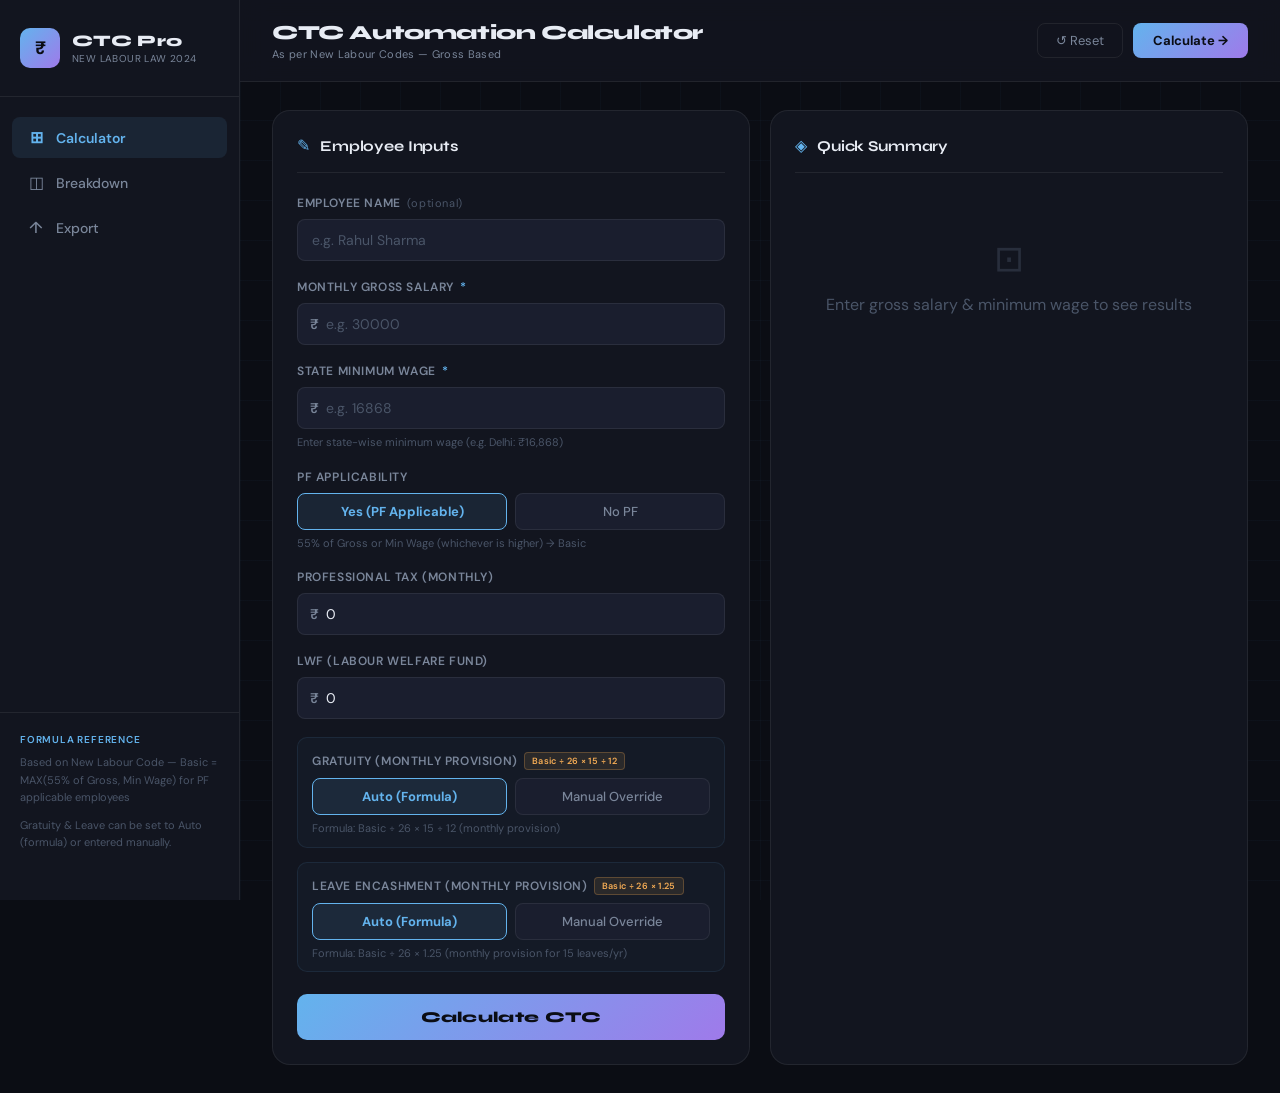
<file: ctc-calculator.html>
<!DOCTYPE html>
<html lang="en">
<head>
<meta charset="UTF-8">
<meta name="viewport" content="width=device-width, initial-scale=1.0">
<title>CTC Calculator | New Labour Law</title>
<link rel="preconnect" href="https://fonts.googleapis.com">
<link rel="preconnect" href="https://fonts.gstatic.com" crossorigin>
<link href="https://fonts.googleapis.com/css2?family=Syne:wght@400;600;700;800&family=DM+Sans:ital,opsz,wght@0,9..40,300;0,9..40,400;0,9..40,500;1,9..40,300&display=swap" rel="stylesheet">
<link rel="stylesheet" href="ctc-style.css">
</head>
<body>
<div class="bg-grid"></div>

<div class="app-shell">

  <!-- SIDEBAR -->
  <aside class="sidebar">
    <div class="sidebar-brand">
      <div class="brand-icon">₹</div>
      <div>
        <div class="brand-name">CTC Pro</div>
        <div class="brand-sub">New Labour Law 2024</div>
      </div>
    </div>

    <nav class="sidebar-nav">
      <button class="nav-item active" data-tab="calculator">
        <span class="nav-icon">⊞</span> Calculator
      </button>
      <button class="nav-item" data-tab="breakdown">
        <span class="nav-icon">◫</span> Breakdown
      </button>
      <button class="nav-item" data-tab="export">
        <span class="nav-icon">↑</span> Export
      </button>
    </nav>

    <div class="sidebar-info">
      <div class="info-badge">Formula Reference</div>
      <p>Based on New Labour Code — Basic = MAX(55% of Gross, Min Wage) for PF applicable employees</p>
      <p style="margin-top:10px;">Gratuity &amp; Leave can be set to Auto (formula) or entered manually.</p>
    </div>
  </aside>

  <!-- MAIN CONTENT -->
  <main class="main-content">

    <!-- HEADER BAR -->
    <header class="topbar">
      <div class="topbar-title">
        <h1>CTC Automation Calculator</h1>
        <span class="topbar-tag">As per New Labour Codes — Gross Based</span>
      </div>
      <div class="topbar-actions">
        <button class="btn-reset" onclick="resetAll()">↺ Reset</button>
        <button class="btn-calc" onclick="calculate()">Calculate →</button>
      </div>
    </header>

    <!-- TAB: CALCULATOR -->
    <div class="tab-panel active" id="tab-calculator">

      <div class="input-grid">

        <!-- LEFT: INPUTS -->
        <section class="card input-card">
          <div class="card-header">
            <span class="card-icon">✎</span>
            <h2>Employee Inputs</h2>
          </div>

          <div class="field-group">
            <label>Employee Name <span class="opt">(optional)</span></label>
            <input type="text" id="empName" placeholder="e.g. Rahul Sharma" />
          </div>

          <div class="field-group">
            <label>Monthly Gross Salary <span class="req">*</span></label>
            <div class="input-prefix">
              <span>₹</span>
              <input type="number" id="grossSalary" placeholder="e.g. 30000" min="0" oninput="liveCalc()" />
            </div>
          </div>

          <div class="field-group">
            <label>State Minimum Wage <span class="req">*</span></label>
            <div class="input-prefix">
              <span>₹</span>
              <input type="number" id="minWage" placeholder="e.g. 16868" min="0" oninput="liveCalc()" />
            </div>
            <div class="field-hint">Enter state-wise minimum wage (e.g. Delhi: ₹16,868)</div>
          </div>

          <div class="field-group">
            <label>PF Applicability</label>
            <div class="toggle-group">
              <button class="toggle-btn active" id="pfYes" onclick="setPF('Y')">Yes (PF Applicable)</button>
              <button class="toggle-btn" id="pfNo" onclick="setPF('N')">No PF</button>
            </div>
            <div class="field-hint" id="pfHint">55% of Gross or Min Wage (whichever is higher) → Basic</div>
          </div>

          <div class="field-group">
            <label>Professional Tax (Monthly)</label>
            <div class="input-prefix">
              <span>₹</span>
              <input type="number" id="ptAmount" placeholder="e.g. 200" min="0" value="0" oninput="liveCalc()" />
            </div>
          </div>

          <div class="field-group">
            <label>LWF (Labour Welfare Fund)</label>
            <div class="input-prefix">
              <span>₹</span>
              <input type="number" id="lwfAmount" placeholder="e.g. 0" min="0" value="0" oninput="liveCalc()" />
            </div>
          </div>

          <!-- ─── GRATUITY FIELD ─── -->
          <div class="field-group special-field">
            <label>
              Gratuity (Monthly Provision)
              <span class="formula-badge">Basic ÷ 26 × 15 ÷ 12</span>
            </label>
            <div class="toggle-group">
              <button class="toggle-btn active" id="gratuityAuto" onclick="setGratuityMode('auto')">Auto (Formula)</button>
              <button class="toggle-btn" id="gratuityManual" onclick="setGratuityMode('manual')">Manual Override</button>
            </div>
            <div id="gratuityManualWrapper" class="hidden" style="margin-top:8px;">
              <div class="input-prefix">
                <span>₹</span>
                <input type="number" id="gratuityCustom" placeholder="e.g. 500" min="0" oninput="liveCalc()" />
              </div>
            </div>
            <div class="field-hint" id="gratuityHint">Formula: Basic ÷ 26 × 15 ÷ 12 (monthly provision)</div>
          </div>

          <!-- ─── LEAVE COMPONENT FIELD ─── -->
          <div class="field-group special-field">
            <label>
              Leave Encashment (Monthly Provision)
              <span class="formula-badge">Basic ÷ 26 × 1.25</span>
            </label>
            <div class="toggle-group">
              <button class="toggle-btn active" id="leaveAuto" onclick="setLeaveMode('auto')">Auto (Formula)</button>
              <button class="toggle-btn" id="leaveManual" onclick="setLeaveMode('manual')">Manual Override</button>
            </div>
            <div id="leaveManualWrapper" class="hidden" style="margin-top:8px;">
              <div class="input-prefix">
                <span>₹</span>
                <input type="number" id="leaveCustom" placeholder="e.g. 200" min="0" oninput="liveCalc()" />
              </div>
            </div>
            <div class="field-hint" id="leaveHint">Formula: Basic ÷ 26 × 1.25 (monthly provision for 15 leaves/yr)</div>
          </div>

          <button class="btn-calc-main" onclick="calculate()">
            Calculate CTC
          </button>
        </section>

        <!-- RIGHT: QUICK RESULTS -->
        <section class="card result-summary-card" id="resultSummary">
          <div class="card-header">
            <span class="card-icon">◈</span>
            <h2>Quick Summary</h2>
          </div>

          <div class="summary-empty" id="summaryEmpty">
            <div class="empty-icon">⊡</div>
            <p>Enter gross salary &amp; minimum wage to see results</p>
          </div>

          <div class="summary-results hidden" id="summaryResults">
            

            <div class="result-hero">
              <div class="hero-label">Final CTC (Annual)</div>
              <div class="hero-value" id="annualCTC">—</div>
            </div>

            <div class="result-hero secondary">
              <div class="hero-label">Final CTC (Monthly)</div>
              <div class="hero-value" id="monthlyCTC">—</div>
            </div>

            <!-- ADD THIS INSIDE #summaryResults, AFTER hero-value blocks -->
<div class="result-hero initial-ctc-card">
  <div class="hero-label">Initial CTC (Monthly)</div>
  <div class="hero-value" id="r_initialCTC">—</div>
</div>

            <div class="mini-grid">
              <div class="mini-item">
                <span class="mini-label">Basic</span>
                <span class="mini-val" id="r_basic">—</span>
              </div>
              <div class="mini-item">
                <span class="mini-label">HRA</span>
                <span class="mini-val" id="r_hra">—</span>
              </div>
              <div class="mini-item">
                <span class="mini-label">Conveyance</span>
                <span class="mini-val" id="r_conv">—</span>
              </div>
              <div class="mini-item">
                <span class="mini-label">Gross</span>
                <span class="mini-val" id="r_gross">—</span>
              </div>
              <div class="mini-item">
                <span class="mini-label">Cash in Hand</span>
                <span class="mini-val accent" id="r_cash">—</span>
              </div>
              <div class="mini-item">
                <span class="mini-label">Bonus</span>
                <span class="mini-val" id="r_bonus">—</span>
              </div>
            </div>
          </div>
        </section>
      </div>

    </div>

    <!-- TAB: BREAKDOWN -->
    <div class="tab-panel" id="tab-breakdown">
      <div class="breakdown-empty" id="breakdownEmpty">
        <div class="empty-icon large">⊞</div>
        <p>Please calculate first from the Calculator tab</p>
        <button class="btn-go" onclick="switchTab('calculator')">Go to Calculator</button>
      </div>

      <div class="breakdown-content hidden" id="breakdownContent">

        <div class="breakdown-grid">

          <!-- SALARY STRUCTURE -->
          <div class="card breakdown-card">
            <div class="card-header">
              <span class="card-icon">₹</span>
              <h2>Salary Structure (Monthly)</h2>
            </div>
            <table class="breakdown-table">
              <thead>
                <tr><th>Component</th><th>Amount</th><th>% of Gross</th></tr>
              </thead>
              <tbody id="salaryTable"></tbody>
              <tfoot>
                <tr class="total-row">
                  <td>Total Gross</td>
                  <td id="tfoot_gross">—</td>
                  <td>100%</td>
                </tr>
              </tfoot>
            </table>
          </div>

          <!-- EMPLOYER CONTRIBUTIONS -->
          <div class="card breakdown-card">
            <div class="card-header">
              <span class="card-icon">⊕</span>
              <h2>Employer Contributions</h2>
            </div>
            <table class="breakdown-table">
              <thead>
                <tr><th>Component</th><th>Rate</th><th>Amount</th></tr>
              </thead>
              <tbody id="employerTable"></tbody>
              <tfoot>
                <tr class="total-row">
                  <td colspan="2">Initial CTC</td>
                  <td id="tfoot_initialCTC">—</td>
                </tr>
              </tfoot>
            </table>
          </div>

          <!-- EMPLOYEE DEDUCTIONS -->
          <div class="card breakdown-card">
            <div class="card-header">
              <span class="card-icon">⊖</span>
              <h2>Employee Deductions</h2>
            </div>
            <table class="breakdown-table">
              <thead>
                <tr><th>Deduction</th><th>Rate</th><th>Amount</th></tr>
              </thead>
              <tbody id="deductionTable"></tbody>
              <tfoot>
                <tr class="total-row">
                  <td colspan="2">Cash in Hand</td>
                  <td id="tfoot_cash">—</td>
                </tr>
              </tfoot>
            </table>
          </div>

          <!-- FINAL COST CARD -->
          <div class="card breakdown-card final-card">
            <div class="card-header">
              <span class="card-icon">★</span>
              <h2>Final Cost to Company</h2>
            </div>
            <div class="final-items" id="finalItems"></div>
          </div>

        </div>
      </div>
    </div>

    <!-- TAB: EXPORT -->
    <div class="tab-panel" id="tab-export">
      <div class="export-wrapper">
        <div class="card export-card">
          <div class="card-header">
            <span class="card-icon">↑</span>
            <h2>Export Options</h2>
          </div>
          <div class="export-options">
            <button class="export-btn" onclick="exportPDF()">
              <span class="export-icon">📄</span>
              <span class="export-label">Download PDF</span>
              <span class="export-sub">Full CTC Breakdown</span>
            </button>
            <button class="export-btn" onclick="exportCSV()">
              <span class="export-icon">📊</span>
              <span class="export-label">Download CSV</span>
              <span class="export-sub">Spreadsheet Format</span>
            </button>
            <button class="export-btn" onclick="copyToClipboard()">
              <span class="export-icon">⎘</span>
              <span class="export-label">Copy to Clipboard</span>
              <span class="export-sub">Tab-separated values</span>
            </button>
          </div>

          <div class="preview-area" id="exportPreview">
            <div class="preview-empty">Calculate first to see export preview</div>
          </div>
        </div>
      </div>
    </div>

  </main>
</div>

<!-- TOAST -->
<div class="toast" id="toast"></div>

<script src="ctc-script.js"></script>
</body>
</html>
</file>
<file: ctc-style.css>
/* ========================================
   CTC CALCULATOR — PROFESSIONAL STYLESHEET
   New Labour Law 2024 | Gross-Based Formula
   ======================================== */

:root {
  --bg: #0b0d14;
  --surface: #12151f;
  --surface2: #1a1e2e;
  --border: rgba(255,255,255,0.07);
  --border-glow: rgba(99,179,237,0.3);
  --accent: #63b3ed;
  --accent2: #9f7aea;
  --accent3: #68d391;
  --accent4: #f6ad55;
  --danger: #fc8181;
  --text: #e8ecf4;
  --text-dim: #7a869a;
  --text-muted: #4a5568;
  --sidebar-w: 240px;
  --radius: 12px;
  --radius-lg: 18px;
  --shadow: 0 4px 24px rgba(0,0,0,0.4);
}

*, *::before, *::after { box-sizing: border-box; margin: 0; padding: 0; }

body {
  font-family: 'DM Sans', sans-serif;
  background: var(--bg);
  color: var(--text);
  min-height: 100vh;
  overflow-x: hidden;
}

/* Background grid */
.bg-grid {
  position: fixed;
  inset: 0;
  background-image:
    linear-gradient(rgba(99,179,237,0.03) 1px, transparent 1px),
    linear-gradient(90deg, rgba(99,179,237,0.03) 1px, transparent 1px);
  background-size: 40px 40px;
  pointer-events: none;
  z-index: 0;
}

/* App Shell */
.app-shell {
  position: relative;
  z-index: 1;
  display: flex;
  min-height: 100vh;
}

/* =================== SIDEBAR =================== */
.sidebar {
  width: var(--sidebar-w);
  background: var(--surface);
  border-right: 1px solid var(--border);
  display: flex;
  flex-direction: column;
  padding: 28px 0;
  position: fixed;
  left: 0; top: 0; bottom: 0;
  z-index: 100;
}

.sidebar-brand {
  display: flex;
  align-items: center;
  gap: 12px;
  padding: 0 20px 28px;
  border-bottom: 1px solid var(--border);
  margin-bottom: 20px;
}

.brand-icon {
  width: 40px; height: 40px;
  background: linear-gradient(135deg, var(--accent), var(--accent2));
  border-radius: 10px;
  display: flex; align-items: center; justify-content: center;
  font-size: 18px; font-weight: 800;
  color: #0b0d14;
  flex-shrink: 0;
}

.brand-name {
  font-family: 'Syne', sans-serif;
  font-weight: 800;
  font-size: 16px;
  letter-spacing: 0.02em;
}

.brand-sub {
  font-size: 10px;
  color: var(--text-dim);
  margin-top: 2px;
  letter-spacing: 0.04em;
  text-transform: uppercase;
}

.sidebar-nav {
  display: flex;
  flex-direction: column;
  gap: 4px;
  padding: 0 12px;
}

.nav-item {
  display: flex;
  align-items: center;
  gap: 10px;
  padding: 10px 14px;
  border-radius: 8px;
  border: none;
  background: transparent;
  color: var(--text-dim);
  font-family: 'DM Sans', sans-serif;
  font-size: 14px;
  font-weight: 500;
  cursor: pointer;
  transition: all 0.2s;
  text-align: left;
  width: 100%;
}

.nav-item:hover { background: var(--surface2); color: var(--text); }
.nav-item.active {
  background: rgba(99,179,237,0.1);
  color: var(--accent);
  font-weight: 600;
}

.nav-icon { font-size: 16px; width: 20px; text-align: center; }

.sidebar-info {
  margin-top: auto;
  padding: 20px;
  border-top: 1px solid var(--border);
}

.info-badge {
  font-size: 10px;
  font-weight: 600;
  letter-spacing: 0.08em;
  text-transform: uppercase;
  color: var(--accent);
  margin-bottom: 8px;
}

.sidebar-info p {
  font-size: 11px;
  color: var(--text-muted);
  line-height: 1.6;
}

/* =================== MAIN CONTENT =================== */
.main-content {
  margin-left: var(--sidebar-w);
  flex: 1;
  display: flex;
  flex-direction: column;
  min-height: 100vh;
}

/* TOPBAR */
.topbar {
  padding: 20px 32px;
  border-bottom: 1px solid var(--border);
  background: rgba(18,21,31,0.9);
  backdrop-filter: blur(12px);
  position: sticky;
  top: 0; z-index: 50;
  display: flex;
  align-items: center;
  justify-content: space-between;
}

.topbar-title h1 {
  font-family: 'Syne', sans-serif;
  font-weight: 800;
  font-size: 20px;
  letter-spacing: -0.02em;
}

.topbar-tag {
  font-size: 11px;
  color: var(--text-dim);
  margin-top: 2px;
  display: block;
  letter-spacing: 0.03em;
}

.topbar-actions {
  display: flex;
  gap: 10px;
}

.btn-reset {
  padding: 8px 18px;
  border: 1px solid var(--border);
  background: transparent;
  color: var(--text-dim);
  border-radius: 8px;
  font-family: 'DM Sans', sans-serif;
  font-size: 13px;
  cursor: pointer;
  transition: all 0.2s;
}
.btn-reset:hover { border-color: var(--accent); color: var(--accent); }

.btn-calc {
  padding: 8px 20px;
  border: none;
  background: linear-gradient(135deg, var(--accent), var(--accent2));
  color: #0b0d14;
  border-radius: 8px;
  font-family: 'DM Sans', sans-serif;
  font-size: 13px;
  font-weight: 700;
  cursor: pointer;
  transition: all 0.2s;
}
.btn-calc:hover { opacity: 0.85; transform: translateY(-1px); }

/* =================== TAB PANELS =================== */
.tab-panel { display: none; padding: 28px 32px; }
.tab-panel.active { display: block; }

/* =================== CARDS =================== */
.card {
  background: var(--surface);
  border: 1px solid var(--border);
  border-radius: var(--radius-lg);
  padding: 24px;
  transition: border-color 0.2s;
}

.card:hover { border-color: rgba(99,179,237,0.15); }

.card-header {
  display: flex;
  align-items: center;
  gap: 10px;
  margin-bottom: 22px;
  padding-bottom: 16px;
  border-bottom: 1px solid var(--border);
}

.card-icon {
  font-size: 16px;
  color: var(--accent);
}

.card-header h2 {
  font-family: 'Syne', sans-serif;
  font-size: 15px;
  font-weight: 700;
  letter-spacing: -0.01em;
}

/* =================== INPUT GRID =================== */
.input-grid {
  display: grid;
  grid-template-columns: 1fr 1fr;
  gap: 20px;
}

@media (max-width: 960px) {
  .input-grid { grid-template-columns: 1fr; }
  .sidebar { display: none; }
  .main-content { margin-left: 0; }
}

/* =================== FORM FIELDS =================== */
.field-group {
  margin-bottom: 18px;
}

.field-group label {
  display: flex;
  align-items: center;
  gap: 6px;
  flex-wrap: wrap;
  font-size: 12px;
  font-weight: 600;
  letter-spacing: 0.05em;
  text-transform: uppercase;
  color: var(--text-dim);
  margin-bottom: 8px;
}

.req { color: var(--accent); }
.opt { color: var(--text-muted); font-weight: 400; text-transform: none; font-size: 11px; }

/* ── Formula Badge (shown next to Gratuity / Leave labels) ── */
.formula-badge {
  display: inline-flex;
  align-items: center;
  font-size: 9px;
  font-weight: 600;
  letter-spacing: 0.04em;
  text-transform: none;
  color: var(--accent4);
  background: rgba(246,173,85,0.1);
  border: 1px solid rgba(246,173,85,0.25);
  border-radius: 4px;
  padding: 2px 7px;
  white-space: nowrap;
}

/* ── Special field highlight for Gratuity / Leave ── */
.special-field {
  background: rgba(99,179,237,0.03);
  border: 1px solid rgba(99,179,237,0.1);
  border-radius: 10px;
  padding: 14px 14px 10px;
  margin-bottom: 14px;
  transition: border-color 0.2s;
}

.special-field:hover {
  border-color: rgba(99,179,237,0.2);
}

.field-hint {
  font-size: 11px;
  color: var(--text-muted);
  margin-top: 5px;
  line-height: 1.5;
}

input[type="text"],
input[type="number"] {
  width: 100%;
  padding: 11px 14px;
  background: var(--surface2);
  border: 1px solid var(--border);
  border-radius: 8px;
  color: var(--text);
  font-family: 'DM Sans', sans-serif;
  font-size: 14px;
  transition: border-color 0.2s, box-shadow 0.2s;
  outline: none;
}

input:focus {
  border-color: var(--accent);
  box-shadow: 0 0 0 3px rgba(99,179,237,0.1);
}

input::placeholder { color: var(--text-muted); }

.input-prefix {
  position: relative;
}

.input-prefix span {
  position: absolute;
  left: 13px; top: 50%;
  transform: translateY(-50%);
  color: var(--text-dim);
  font-size: 14px;
  font-weight: 600;
  pointer-events: none;
}

.input-prefix input { padding-left: 28px; }

/* PF Toggle & Generic Toggle */
.toggle-group {
  display: flex;
  gap: 8px;
}

.toggle-btn {
  flex: 1;
  padding: 9px 12px;
  border: 1px solid var(--border);
  border-radius: 8px;
  background: var(--surface2);
  color: var(--text-dim);
  font-family: 'DM Sans', sans-serif;
  font-size: 13px;
  font-weight: 500;
  cursor: pointer;
  transition: all 0.2s;
}

.toggle-btn.active {
  border-color: var(--accent);
  background: rgba(99,179,237,0.1);
  color: var(--accent);
  font-weight: 700;
}

.toggle-btn:hover:not(.active) { border-color: var(--border-glow); color: var(--text); }

/* Manual override input — slide in animation */
#gratuityManualWrapper,
#leaveManualWrapper {
  overflow: hidden;
  transition: all 0.2s ease;
}

#gratuityManualWrapper:not(.hidden),
#leaveManualWrapper:not(.hidden) {
  animation: slideDown 0.2s ease;
}

@keyframes slideDown {
  from { opacity: 0; transform: translateY(-4px); }
  to   { opacity: 1; transform: translateY(0); }
}

/* MAIN CTA */
.btn-calc-main {
  width: 100%;
  padding: 14px;
  margin-top: 8px;
  border: none;
  background: linear-gradient(135deg, var(--accent), var(--accent2));
  color: #0b0d14;
  border-radius: 10px;
  font-family: 'Syne', sans-serif;
  font-size: 15px;
  font-weight: 800;
  letter-spacing: 0.02em;
  cursor: pointer;
  transition: all 0.2s;
}

.btn-calc-main:hover { opacity: 0.85; transform: translateY(-1px); box-shadow: 0 8px 24px rgba(99,179,237,0.3); }

/* =================== RESULT SUMMARY =================== */
.summary-empty {
  text-align: center;
  padding: 40px 20px;
  color: var(--text-muted);
}

.empty-icon { font-size: 36px; margin-bottom: 12px; opacity: 0.4; }
.empty-icon.large { font-size: 60px; }

.result-hero {
  background: linear-gradient(135deg, rgba(99,179,237,0.1), rgba(159,122,234,0.1));
  border: 1px solid rgba(99,179,237,0.2);
  border-radius: 12px;
  padding: 18px 22px;
  margin-bottom: 12px;
}

.result-hero.secondary {
  background: rgba(26,30,46,0.8);
  border-color: var(--border);
}

.hero-label {
  font-size: 11px;
  color: var(--text-dim);
  letter-spacing: 0.06em;
  text-transform: uppercase;
  font-weight: 600;
  margin-bottom: 6px;
}

.hero-value {
  font-family: 'Syne', sans-serif;
  font-size: 28px;
  font-weight: 800;
  color: var(--accent);
  letter-spacing: -0.02em;
}

.result-hero.secondary .hero-value {
  font-size: 22px;
  color: var(--text);
}

.mini-grid {
  display: grid;
  grid-template-columns: 1fr 1fr;
  gap: 10px;
  margin-top: 14px;
}

.mini-item {
  background: var(--surface2);
  border: 1px solid var(--border);
  border-radius: 8px;
  padding: 10px 12px;
}

.mini-label {
  display: block;
  font-size: 10px;
  text-transform: uppercase;
  letter-spacing: 0.05em;
  color: var(--text-muted);
  font-weight: 600;
  margin-bottom: 4px;
}

.mini-val {
  display: block;
  font-family: 'Syne', sans-serif;
  font-size: 15px;
  font-weight: 700;
  color: var(--text);
}

.mini-val.accent { color: var(--accent3); }

.hidden { display: none !important; }

/* =================== BREAKDOWN =================== */
.breakdown-empty {
  text-align: center;
  padding: 80px 20px;
  color: var(--text-muted);
}

.breakdown-empty p { margin: 12px 0 20px; }

.btn-go {
  padding: 10px 24px;
  border: 1px solid var(--accent);
  background: rgba(99,179,237,0.1);
  color: var(--accent);
  border-radius: 8px;
  font-family: 'DM Sans', sans-serif;
  font-size: 13px;
  font-weight: 600;
  cursor: pointer;
  transition: all 0.2s;
}
.btn-go:hover { background: rgba(99,179,237,0.2); }

.breakdown-grid {
  display: grid;
  grid-template-columns: 1fr 1fr;
  gap: 20px;
}

@media (max-width: 900px) {
  .breakdown-grid { grid-template-columns: 1fr; }
}

.breakdown-card { padding: 20px; }

.breakdown-table {
  width: 100%;
  border-collapse: collapse;
  font-size: 13px;
}

.breakdown-table th {
  text-align: left;
  padding: 8px 10px;
  background: var(--surface2);
  color: var(--text-dim);
  font-size: 11px;
  font-weight: 600;
  letter-spacing: 0.05em;
  text-transform: uppercase;
}

.breakdown-table th:last-child { text-align: right; }

.breakdown-table td {
  padding: 9px 10px;
  border-bottom: 1px solid var(--border);
  color: var(--text);
}

.breakdown-table td:last-child { text-align: right; font-weight: 600; }

.breakdown-table tbody tr:hover td { background: rgba(99,179,237,0.04); }

.breakdown-table tfoot .total-row td {
  border-top: 2px solid var(--accent);
  border-bottom: none;
  font-family: 'Syne', sans-serif;
  font-weight: 700;
  color: var(--accent);
  padding-top: 10px;
}

.breakdown-table tfoot .total-row td:last-child { text-align: right; }

/* FINAL CARD */
.final-card { grid-column: 1 / -1; }

.final-items {
  display: grid;
  grid-template-columns: repeat(auto-fit, minmax(180px, 1fr));
  gap: 12px;
}

.final-item {
  background: var(--surface2);
  border: 1px solid var(--border);
  border-radius: 10px;
  padding: 14px 16px;
}

.final-item.highlight {
  border-color: rgba(99,179,237,0.3);
  background: rgba(99,179,237,0.06);
}

.final-item.green { border-color: rgba(104,211,145,0.3); background: rgba(104,211,145,0.06); }
.final-item.purple { border-color: rgba(159,122,234,0.3); background: rgba(159,122,234,0.06); }

.fi-label {
  font-size: 10px;
  text-transform: uppercase;
  letter-spacing: 0.06em;
  color: var(--text-dim);
  font-weight: 600;
  margin-bottom: 6px;
  display: flex;
  align-items: center;
  flex-wrap: wrap;
  gap: 4px;
}

.fi-val {
  font-family: 'Syne', sans-serif;
  font-size: 20px;
  font-weight: 800;
  color: var(--text);
}

.final-item.highlight .fi-val { color: var(--accent); }
.final-item.green .fi-val { color: var(--accent3); }
.final-item.purple .fi-val { color: var(--accent2); }

.fi-sub {
  font-size: 11px;
  color: var(--text-muted);
  margin-top: 3px;
}

/* =================== EXPORT =================== */
.export-wrapper { padding: 4px 0; }

.export-card { max-width: 700px; }

.export-options {
  display: flex;
  gap: 14px;
  margin-bottom: 24px;
  flex-wrap: wrap;
}

.export-btn {
  flex: 1;
  min-width: 160px;
  display: flex;
  flex-direction: column;
  align-items: center;
  padding: 20px 16px;
  background: var(--surface2);
  border: 1px solid var(--border);
  border-radius: 12px;
  cursor: pointer;
  transition: all 0.2s;
  color: var(--text);
}

.export-btn:hover {
  border-color: var(--accent);
  background: rgba(99,179,237,0.06);
  transform: translateY(-2px);
}

.export-icon { font-size: 28px; margin-bottom: 8px; }

.export-label {
  font-family: 'Syne', sans-serif;
  font-size: 13px;
  font-weight: 700;
  margin-bottom: 3px;
}

.export-sub { font-size: 11px; color: var(--text-muted); }

.preview-area {
  background: var(--surface2);
  border: 1px solid var(--border);
  border-radius: 10px;
  padding: 20px;
  min-height: 120px;
}

.preview-empty { color: var(--text-muted); font-size: 13px; text-align: center; padding: 20px; }

.preview-table { width: 100%; font-size: 12px; border-collapse: collapse; }
.preview-table tr { border-bottom: 1px solid var(--border); }
.preview-table td { padding: 6px 8px; color: var(--text); }
.preview-table td:last-child { text-align: right; color: var(--accent); font-weight: 600; }
.preview-table tr.section-head td { color: var(--text-dim); font-weight: 700; text-transform: uppercase; font-size: 10px; letter-spacing: 0.05em; background: rgba(255,255,255,0.03); }

/* =================== TOAST =================== */
.toast {
  position: fixed;
  bottom: 28px;
  right: 28px;
  background: var(--surface);
  border: 1px solid var(--accent);
  color: var(--text);
  padding: 12px 20px;
  border-radius: 10px;
  font-size: 13px;
  font-weight: 600;
  z-index: 9999;
  transform: translateY(80px);
  opacity: 0;
  transition: all 0.3s ease;
  box-shadow: 0 8px 32px rgba(0,0,0,0.4);
}

.toast.show { transform: translateY(0); opacity: 1; }

/* =================== ANIMATIONS =================== */
@keyframes fadeIn {
  from { opacity: 0; transform: translateY(8px); }
  to { opacity: 1; transform: translateY(0); }
}

.summary-results { animation: fadeIn 0.3s ease; }
.breakdown-content { animation: fadeIn 0.3s ease; }

/* Scrollbar */
::-webkit-scrollbar { width: 6px; }
::-webkit-scrollbar-track { background: var(--bg); }
::-webkit-scrollbar-thumb { background: var(--surface2); border-radius: 4px; }
::-webkit-scrollbar-thumb:hover { background: var(--text-muted); }

/* =================== INITIAL CTC CARD =================== */
.initial-ctc-card {
  margin-top: 20px;
  background: linear-gradient(145deg, var(--surface), var(--surface2));
  border: 1px solid rgba(159, 122, 234, 0.2);
  animation: fadeIn 0.4s ease;
}

.initial-ctc-card.hidden {
  display: none;
}

.card-header .badge-50 {
  font-size: 10px;
  font-weight: 700;
  background: rgba(246, 173, 85, 0.15);
  color: var(--accent4);
  padding: 3px 8px;
  border-radius: 6px;
  margin-left: 8px;
  border: 1px solid rgba(246, 173, 85, 0.3);
}

.initial-ctc-grid {
  display: grid;
  grid-template-columns: repeat(2, 1fr);
  gap: 14px;
}

@media (max-width: 768px) {
  .initial-ctc-grid {
    grid-template-columns: 1fr;
  }
}

.initial-item {
  background: rgba(26, 30, 46, 0.6);
  border: 1px solid var(--border);
  border-radius: 10px;
  padding: 16px 18px;
  display: flex;
  flex-direction: column;
  gap: 6px;
  transition: border-color 0.2s, transform 0.2s;
}

.initial-item:hover {
  border-color: rgba(159, 122, 234, 0.3);
  transform: translateY(-2px);
}

.initial-item.highlight {
  border-color: var(--accent2);
  background: rgba(159, 122, 234, 0.08);
}

.initial-item.full-width {
  grid-column: 1 / -1;
  background: linear-gradient(135deg, rgba(99, 179, 237, 0.08), rgba(159, 122, 234, 0.08));
  border-color: rgba(99, 179, 237, 0.25);
  padding: 20px;
}

.initial-label {
  font-size: 11px;
  text-transform: uppercase;
  letter-spacing: 0.06em;
  color: var(--text-dim);
  font-weight: 600;
}

.initial-value {
  font-family: 'Syne', sans-serif;
  font-size: 20px;
  font-weight: 700;
  color: var(--text);
}

.initial-value.accent {
  color: var(--accent2);
}

.initial-value.large {
  font-size: 26px;
  color: var(--accent);
}

.initial-sub {
  font-size: 11px;
  color: var(--text-muted);
}

.initial-ctc-footer {
  margin-top: 18px;
  padding-top: 14px;
  border-top: 1px dashed var(--border);
}

.initial-ctc-footer p {
  font-size: 12px;
  color: var(--text-muted);
  line-height: 1.6;
}

.initial-ctc-footer strong {
  color: var(--text);
}

/* Initial CTC Card Styling */
.initial-ctc-card {
  background: linear-gradient(135deg, rgba(102,126,234,0.12), rgba(118,75,162,0.1));
  border: 1px dashed rgba(102,126,234,0.4);
}

.initial-ctc-card .hero-label {
  color: var(--accent2);
  font-size: 0.85rem;
}

.initial-ctc-card .hero-sub {
  font-size: 0.7rem;
  color: var(--text-dim);
  margin-top: 4px;
  text-align: center;
}
</file>
